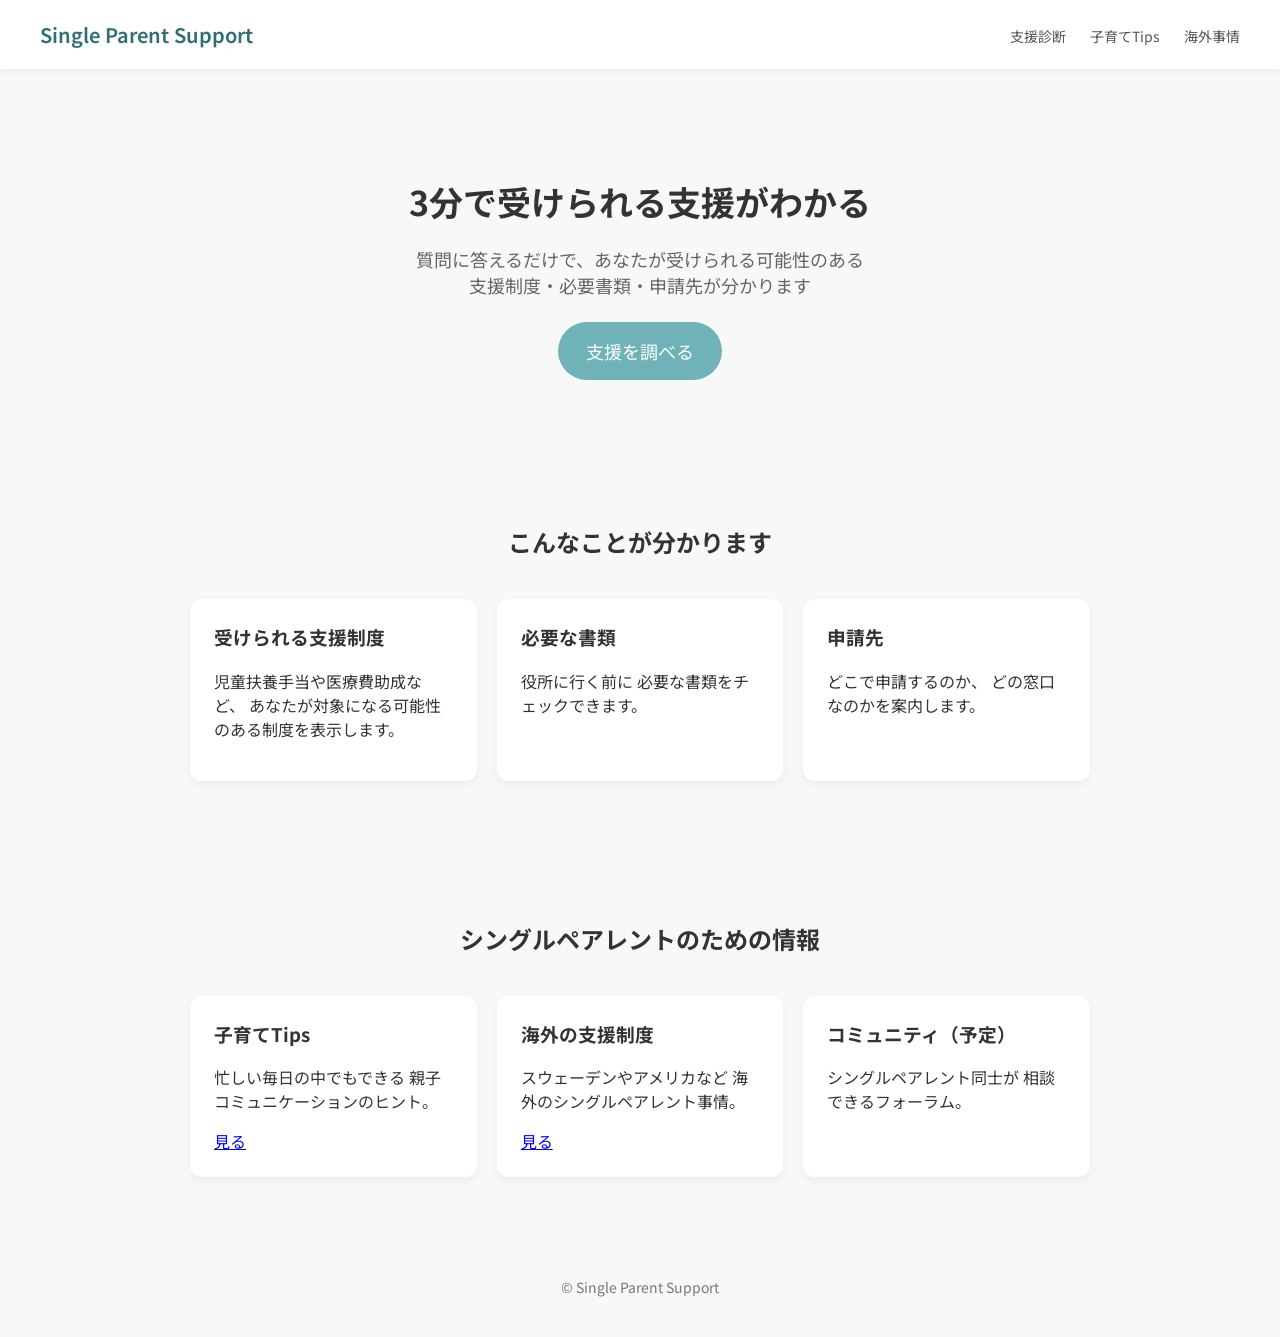
<file: index.html>
<!DOCTYPE html>
<html lang="ja">

<head>
<meta charset="UTF-8">
<meta name="viewport" content="width=device-width, initial-scale=1.0">

<title>Single Parent Support</title>

<link href="https://fonts.googleapis.com/css2?family=Noto+Sans+JP:wght@300;400;600&display=swap" rel="stylesheet">

<style>

body{
font-family:'Noto Sans JP', sans-serif;
margin:0;
background:#f7f9f8;
color:#333;
}

/* header */

header{
background:white;
padding:20px 40px;
display:flex;
justify-content:space-between;
align-items:center;
box-shadow:0 2px 8px rgba(0,0,0,0.05);
}

.logo{
font-weight:600;
font-size:20px;
color:#2f6f73;
}

nav a{
margin-left:20px;
text-decoration:none;
color:#555;
font-size:14px;
}

/* hero */

.hero{
padding:80px 20px;
text-align:center;
}

.hero h1{
font-size:34px;
margin-bottom:20px;
}

.hero p{
font-size:18px;
color:#666;
margin-bottom:40px;
}

.cta{
background:#6fb3b8;
color:white;
padding:16px 28px;
border-radius:30px;
text-decoration:none;
font-size:18px;
}

/* sections */

.section{
padding:60px 20px;
max-width:900px;
margin:auto;
}

.section h2{
text-align:center;
margin-bottom:40px;
}

.cards{
display:grid;
grid-template-columns:repeat(auto-fit,minmax(240px,1fr));
gap:20px;
}

.card{
background:white;
padding:24px;
border-radius:12px;
box-shadow:0 4px 10px rgba(0,0,0,0.05);
}

.card h3{
margin-top:0;
}

/* footer */

footer{
text-align:center;
padding:40px;
color:#777;
font-size:14px;
}

</style>

</head>

<body>

<header>

<div class="logo">
Single Parent Support
</div>

<nav>
<a href="diagnosis.html">支援診断</a>
<a href="tips.html">子育てTips</a>
<a href="global.html">海外事情</a>
</nav>

</header>


<section class="hero">

<h1>
3分で受けられる支援がわかる
</h1>

<p>
質問に答えるだけで、あなたが受けられる可能性のある<br>
支援制度・必要書類・申請先が分かります
</p>

<a class="cta" href="diagnosis.html">
支援を調べる
</a>

</section>


<section class="section">

<h2>こんなことが分かります</h2>

<div class="cards">

<div class="card">
<h3>受けられる支援制度</h3>
<p>
児童扶養手当や医療費助成など、
あなたが対象になる可能性のある制度を表示します。
</p>
</div>

<div class="card">
<h3>必要な書類</h3>
<p>
役所に行く前に
必要な書類をチェックできます。
</p>
</div>

<div class="card">
<h3>申請先</h3>
<p>
どこで申請するのか、
どの窓口なのかを案内します。
</p>
</div>

</div>

</section>


<section class="section">

<h2>シングルペアレントのための情報</h2>

<div class="cards">

<div class="card">
<h3>子育てTips</h3>
<p>
忙しい毎日の中でもできる
親子コミュニケーションのヒント。
</p>

<a href="tips.html">見る</a>

</div>

<div class="card">
<h3>海外の支援制度</h3>
<p>
スウェーデンやアメリカなど
海外のシングルペアレント事情。
</p>

<a href="global.html">見る</a>

</div>

<div class="card">
<h3>コミュニティ（予定）</h3>
<p>
シングルペアレント同士が
相談できるフォーラム。
</p>
</div>

</div>

</section>


<footer>

© Single Parent Support

</footer>


</body>

</html>
</file>
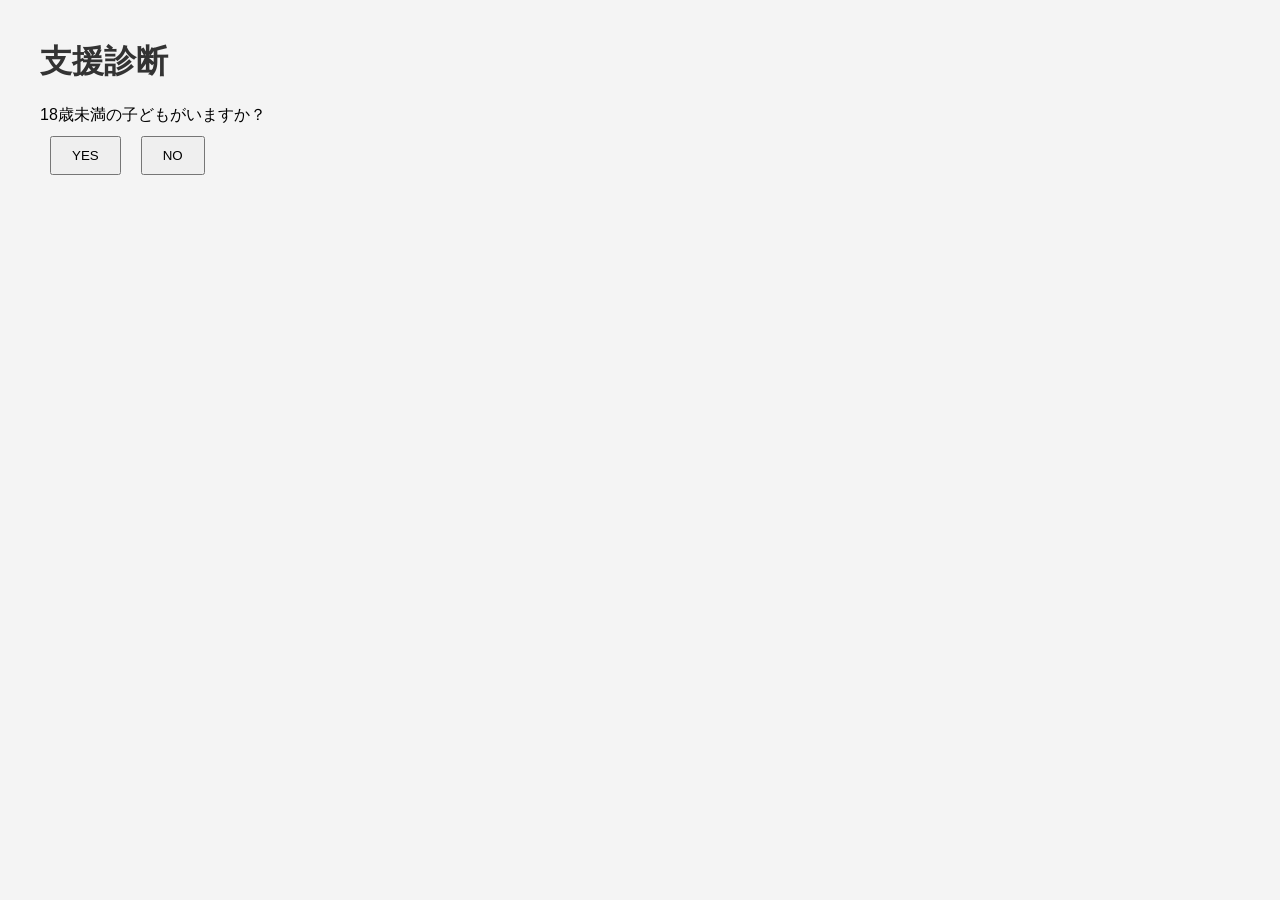
<file: diagnosis.html>
<!DOCTYPE html>
<html>
<head>
<meta charset="UTF-8">
<title>Support Diagnosis</title>
<link rel="stylesheet" href="css/style.css">
</head>

<body>

<h1>支援診断</h1>

<div id="question"></div>

<div id="answers"></div>

<div id="result"></div>

<script src="js/diagnosis.js"></script>

</body>
</html>
</file>
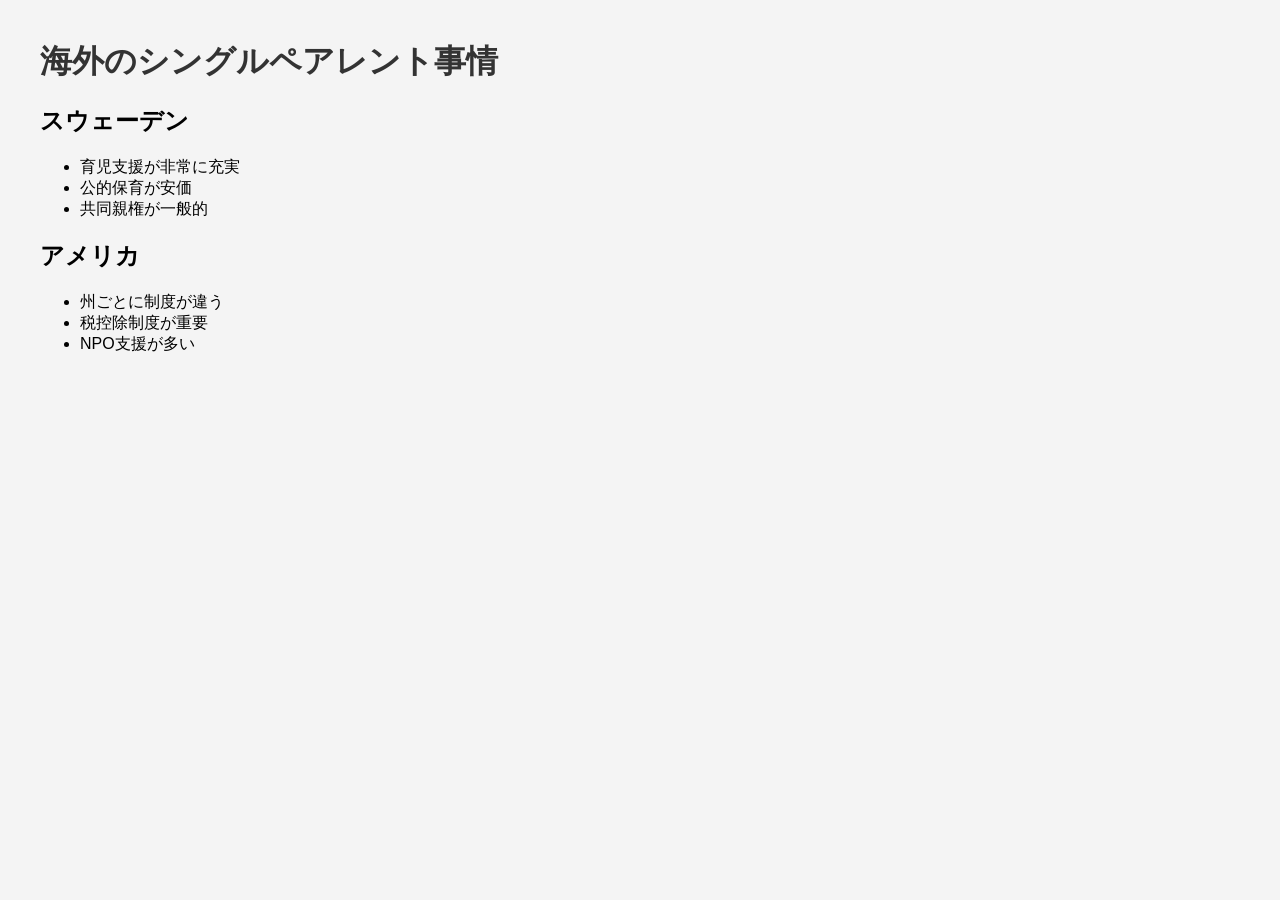
<file: global.html>
<!DOCTYPE html>
<html>
<head>
<meta charset="UTF-8">
<title>Global Support</title>
<link rel="stylesheet" href="css/style.css">
</head>

<body>

<h1>海外のシングルペアレント事情</h1>

<h2>スウェーデン</h2>

<ul>
<li>育児支援が非常に充実</li>
<li>公的保育が安価</li>
<li>共同親権が一般的</li>
</ul>

<h2>アメリカ</h2>

<ul>
<li>州ごとに制度が違う</li>
<li>税控除制度が重要</li>
<li>NPO支援が多い</li>
</ul>

</body>
</html>
</file>
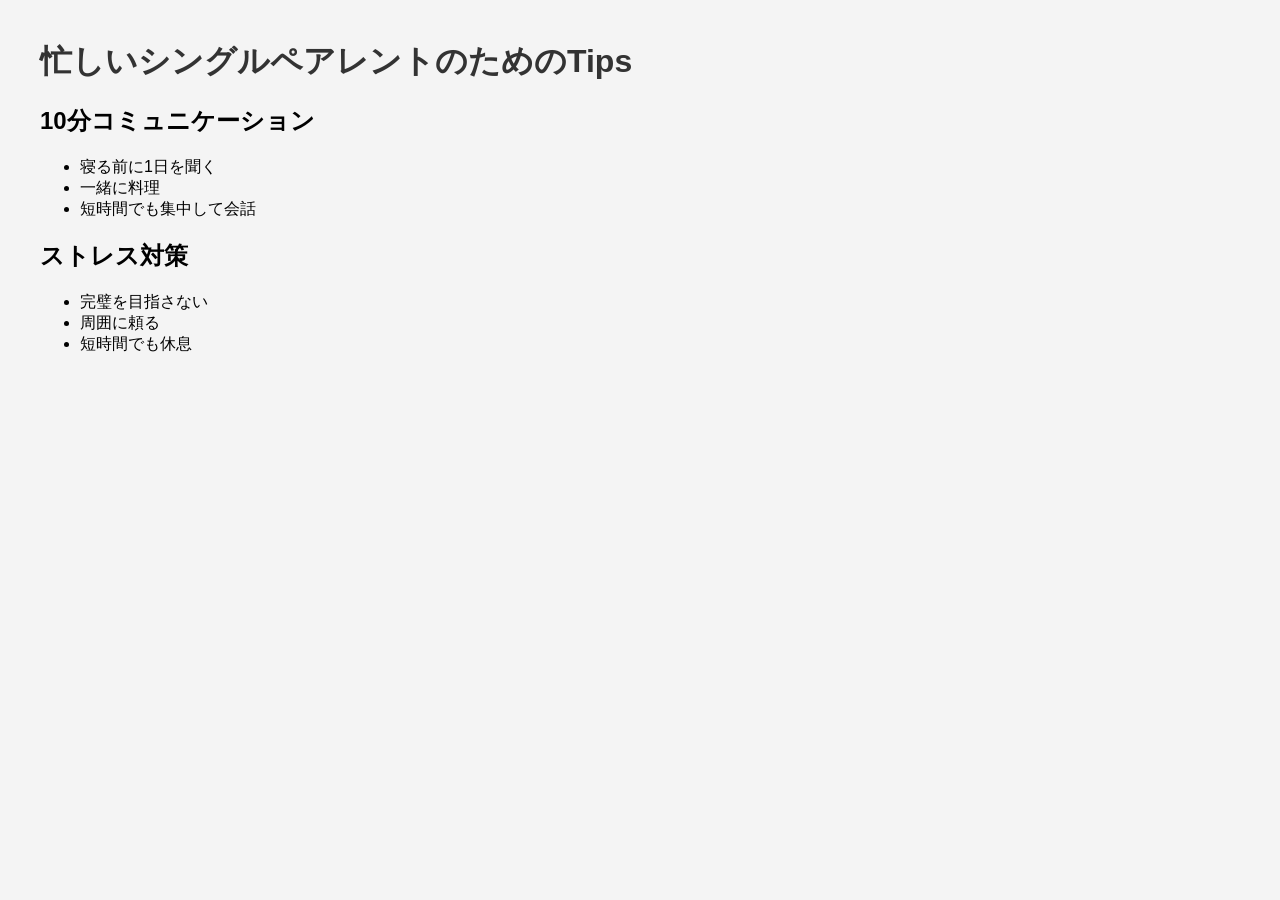
<file: tips.html>
<!DOCTYPE html>
<html>
<head>
<meta charset="UTF-8">
<title>Parenting Tips</title>
<link rel="stylesheet" href="css/style.css">
</head>

<body>

<h1>忙しいシングルペアレントのためのTips</h1>

<h2>10分コミュニケーション</h2>

<ul>
<li>寝る前に1日を聞く</li>
<li>一緒に料理</li>
<li>短時間でも集中して会話</li>
</ul>

<h2>ストレス対策</h2>

<ul>
<li>完璧を目指さない</li>
<li>周囲に頼る</li>
<li>短時間でも休息</li>
</ul>

</body>
</html>
</file>
<file: css/style.css>
body{

font-family: Arial;
margin:40px;
background:#f4f4f4;

}

h1{

color:#333;

}

.menu a{

display:block;
margin:10px 0;
font-size:18px;

}

button{

padding:10px 20px;
margin:10px;

}
</file>
